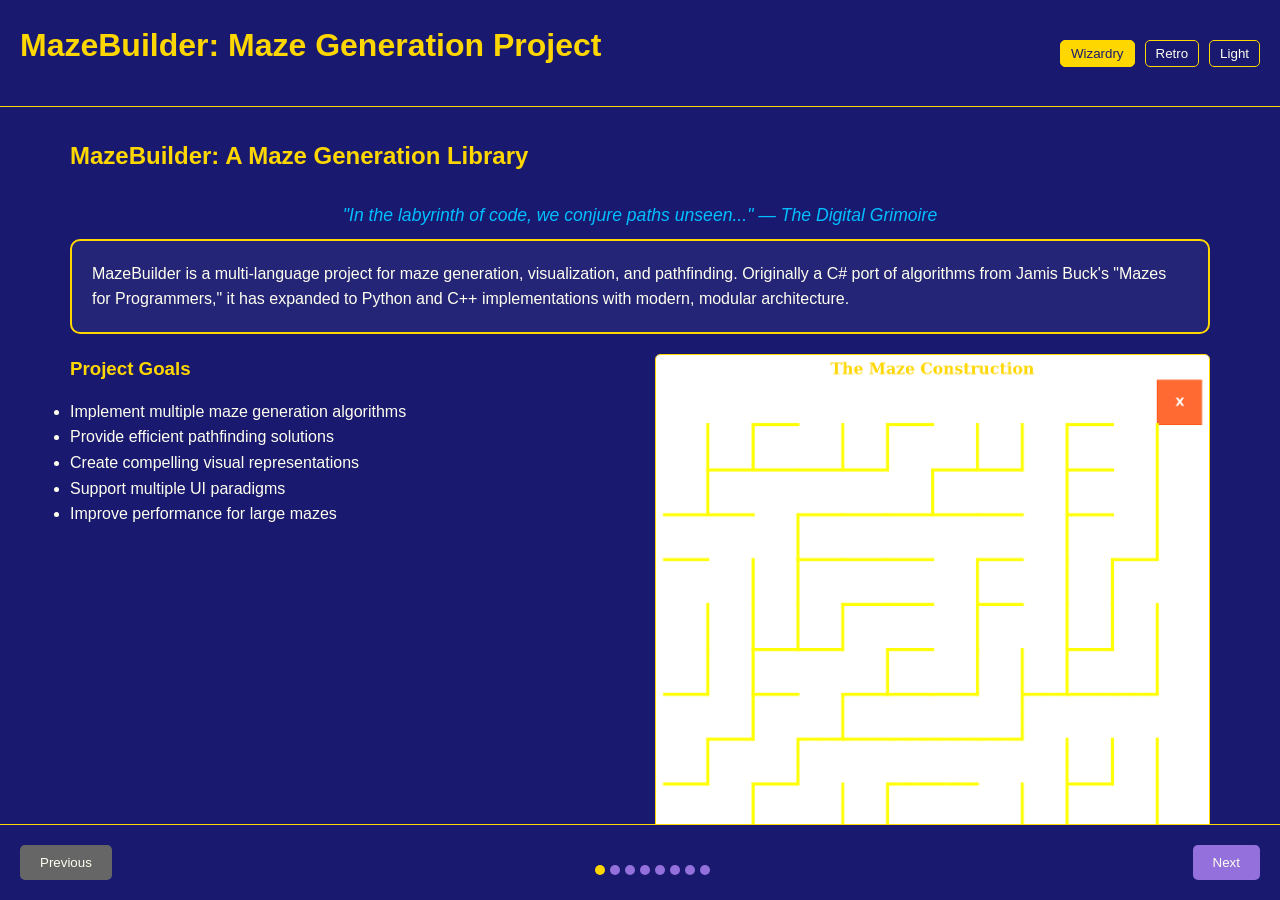
<file: maze_builder/py_port/docs/presentation/index.html>
<!DOCTYPE html>
<html lang="en">
<head>
    <meta charset="UTF-8">
    <meta name="viewport" content="width=device-width, initial-scale=1.0">
    <title>MazeBuilder Project Presentation</title>
    <link rel="stylesheet" href="css/presentation.css">
</head>
<body>
    <div class="presentation-container">
        <header>
            <h1>MazeBuilder: Maze Generation Project</h1>
            <div class="theme-switcher">
                <button class="theme-btn active" data-theme="default">Wizardry</button>
                <button class="theme-btn" data-theme="retro">Retro</button>
                <button class="theme-btn" data-theme="light">Light</button>
            </div>
        </header>

        <!-- Slide 1: Introduction -->
        <div class="slide active" id="slide1">
            <div class="slide-content">
                <h2>MazeBuilder: A Maze Generation Library</h2>
                <p class="wizard-quote">"In the labyrinth of code, we conjure paths unseen..." — The Digital Grimoire</p>
                
                <div class="wizardry-border">
                    <p>MazeBuilder is a multi-language project for maze generation, visualization, and pathfinding. Originally a C# port of algorithms from Jamis Buck's "Mazes for Programmers," it has expanded to Python and C++ implementations with modern, modular architecture.</p>
                </div>
                
                <div class="two-column">
                    <div class="column">
                        <h3>Project Goals</h3>
                        <ul>
                            <li>Implement multiple maze generation algorithms</li>
                            <li>Provide efficient pathfinding solutions</li>
                            <li>Create compelling visual representations</li>
                            <li>Support multiple UI paradigms</li>
                            <li>Improve performance for large mazes</li>
                        </ul>
                    </div>
                    <div class="column">
                        <img src="images/maze_binary_wizardry.png" alt="Maze generated with Binary Tree algorithm">
                        <p><em>A maze generated with the Binary Tree algorithm using the Wizardry theme</em></p>
                    </div>
                </div>
            </div>
        </div>

        <!-- Slide 2: Core Algorithms -->
        <div class="slide" id="slide2">
            <div class="slide-content">
                <h2>Core Maze Generation Algorithms</h2>
                
                <div class="feature-card">
                    <h3>Binary Tree Algorithm</h3>
                    <p>A simple algorithm that creates mazes with a bias toward the northeast corner. For each cell, it randomly connects either northward or eastward, creating a pattern that resembles a binary tree structure.</p>
                    <p><strong>Characteristics:</strong> Fast, biased, distinct diagonal textures</p>
                </div>
                
                <div class="feature-card">
                    <h3>Sidewinder Algorithm</h3>
                    <p>Creates east-west passages (runs) that connect northward at random intervals. This algorithm maintains a perfect northern passage and creates a more varied maze compared to Binary Tree.</p>
                    <p><strong>Characteristics:</strong> Balanced, distinct horizontal bias, perfect northern edge</p>
                </div>
                
                <div class="feature-card">
                    <h3>Aldous-Broder Algorithm</h3>
                    <p>Uses random walks to create unbiased perfect mazes. The algorithm visits cells randomly, only creating passages to unvisited cells, until all cells have been visited.</p>
                    <p><strong>Characteristics:</strong> Unbiased, slower performance, truly random patterns</p>
                </div>
                
                <div class="two-column">
                    <div class="column">
                        <h3>Implementation Languages</h3>
                        <ul>
                            <li>Original C# implementation</li>
                            <li>Python port with enhanced features</li>
                            <li>C++ port focused on performance</li>
                        </ul>
                    </div>
                    <div class="column">
                        <h3>Key Concepts</h3>
                        <ul>
                            <li>Grid-based maze representation</li>
                            <li>Cell connectivity via linked directions</li>
                            <li>Algorithmic generation approaches</li>
                            <li>Perfect mazes (exactly one path between any two points)</li>
                        </ul>
                    </div>
                </div>
            </div>
        </div>

        <!-- Slide 3: Pathfinding -->
        <div class="slide" id="slide3">
            <div class="slide-content">
                <h2>Pathfinding: Finding Your Way Through the Maze</h2>
                
                <div class="wizardry-border">
                    <p>Pathfinding algorithms are used to find routes through the generated mazes, enabling applications from simple maze solving to more complex routing problems.</p>
                </div>
                
                <div class="feature-card">
                    <h3>Dijkstra's Algorithm</h3>
                    <p>A greedy algorithm that always expands the node with the smallest known distance from the start. It finds the shortest path from a starting point to all other cells in the maze.</p>
                    <div class="code-container">
                        <code>
# Simplified Dijkstra's Algorithm
def shortest_path(grid, start, end):
    # Calculate distances from start
    distances = calculate_distances(grid, start)
    
    # If end is unreachable, return empty path
    if distances.get_distance(end) == sys.maxsize:
        return []
    
    # Reconstruct path from end to start
    path = []
    current = end
    path.append(current)
    
    # Walk backward from end to start
    while current != start:
        next_cell = find_neighbor_closest_to_start(current, distances)
        path.append(next_cell)
        current = next_cell
    
    # Reverse to get path from start to end
    path.reverse()
    return path</code>
                    </div>
                </div>
                
                <div class="two-column">
                    <div class="column">
                        <h3>Current Implementations</h3>
                        <ul>
                            <li>Dijkstra's Algorithm in Python and C++</li>
                            <li>Distance calculation with priority queue</li>
                            <li>Path reconstruction from distance map</li>
                            <li>Longest path finder for maximum challenge</li>
                        </ul>
                    </div>
                    <div class="column">
                        <h3>Upcoming in Sprint 3</h3>
                        <ul>
                            <li>A* Pathfinding algorithm in C++</li>
                            <li>Performance optimizations for large mazes</li>
                            <li>Heuristic tuning for specific maze types</li>
                            <li>Path animation and visualization improvements</li>
                        </ul>
                    </div>
                </div>
            </div>
        </div>

        <!-- Slide 4: Visualization Layer -->
        <div class="slide" id="slide4">
            <div class="slide-content">
                <h2>The Visualization Layer: Our Latest Addition</h2>
                
                <div class="two-column">
                    <div class="column">
                        <h3>Architecture Overview</h3>
                        <p>A key contribution of our recent work is the dedicated visualization layer that separates rendering logic from maze algorithms. This modular approach enables multiple rendering strategies while maintaining a common interface.</p>
                        
                        <div class="feature-card">
                            <h3>Key Components</h3>
                            <ul>
                                <li><strong>MazeRendererBase</strong>: Abstract base class defining the interface</li>
                                <li><strong>ThemeManager</strong>: Centralized theme registry and management</li>
                                <li><strong>Multiple Renderers</strong>: Text, Matplotlib, and Asciimatics</li>
                                <li><strong>Theme System</strong>: Wizardry, Retro, and Default themes</li>
                            </ul>
                        </div>
                    </div>
                    <div class="column">
                        <h3>Available Renderers</h3>
                        <div class="feature-card">
                            <h4>TextRenderer</h4>
                            <p>ASCII/ANSI text-based rendering for terminal output with colorized paths and cells.</p>
                        </div>
                        <div class="feature-card">
                            <h4>MatplotlibRenderer</h4>
                            <p>Graphical rendering using matplotlib for GUI applications and image export.</p>
                        </div>
                        <div class="feature-card">
                            <h4>AsciimaticsRenderer</h4>
                            <p>Interactive terminal-based visualization with keyboard navigation.</p>
                        </div>
                    </div>
                </div>
                
                <h3>Visual Themes</h3>
                <div class="two-column">
                    <div class="column">
                        <img src="images/maze_binary_wizardry.png" alt="Wizardry Theme" style="max-height: 200px;">
                        <p><em>Wizardry Theme</em></p>
                    </div>
                    <div class="column">
                        <img src="images/maze_binary_retro.png" alt="Retro Theme" style="max-height: 200px;">
                        <p><em>Retro Terminal Theme</em></p>
                    </div>
                </div>
            </div>
        </div>

        <!-- Slide 5: Code Architecture -->
        <div class="slide" id="slide5">
            <div class="slide-content">
                <h2>Code Architecture Deep Dive</h2>
                
                <div class="wizardry-border">
                    <p>The visualization layer follows object-oriented design principles with a focus on extensibility and separation of concerns.</p>
                </div>
                
                <div class="two-column">
                    <div class="column">
                        <h3>Renderer Base Class</h3>
                        <div class="code-container">
                            <code>
class MazeRendererBase:
    """Base class for all maze renderers."""
    
    def __init__(self, theme_name=None):
        """Initialize with optional theme."""
        self.theme_name = theme_name or "default"
    
    def render_maze(self, grid, solution_path=None, 
                   show_distances=False, **kwargs):
        """Render a maze with optional path and distances."""
        raise NotImplementedError("Subclasses must implement")
    
    def get_entrance_exit(self, grid):
        """Get standard entrance (bottom left) and exit (top right)."""
        entrance = grid.at(grid.rows - 1, 0)
        exit = grid.at(0, grid.cols - 1)
        return entrance, exit</code>
                        </div>
                    </div>
                    <div class="column">
                        <h3>Theme System</h3>
                        <div class="code-container">
                            <code>
class ThemeManager:
    """Central registry for theme management."""
    
    # Available themes
    _themes = {
        "default": MazeTheme,
        "wizardry": WizardryTheme,
        "retro": RetroTheme
    }
    
    @classmethod
    def get_theme(cls, theme_name="default"):
        """Get a theme instance by name."""
        if theme_name not in cls._themes:
            raise ValueError(f"Unknown theme: {theme_name}")
        return cls._themes[theme_name]()
    
    @classmethod
    def register_theme(cls, theme_name, theme_class):
        """Register a new theme."""
        cls._themes[theme_name] = theme_class</code>
                        </div>
                    </div>
                </div>
                
                <h3>Visualization Layer Benefits</h3>
                <div class="feature-card">
                    <ul>
                        <li><strong>Separation of Concerns</strong>: Rendering logic decoupled from algorithms</li>
                        <li><strong>Reduced Duplication</strong>: Common visualization code centralized</li>
                        <li><strong>Extensibility</strong>: Easy to add new renderers and themes</li>
                        <li><strong>Consistent Interface</strong>: All renderers follow the same pattern</li>
                        <li><strong>Theme Support</strong>: Visual styling separated from rendering logic</li>
                    </ul>
                </div>
            </div>
        </div>

        <!-- Slide 6: Interactive Features -->
        <div class="slide" id="slide6">
            <div class="slide-content">
                <h2>Interactive Maze Exploration</h2>
                
                <h3>AsciimaticsRenderer: Interactive Terminal Interface</h3>
                <div class="wizardry-border">
                    <p>The newly added AsciimaticsRenderer provides a full-screen terminal interface for interactive maze exploration. Users can navigate through the maze using keyboard controls, toggle solution visibility, and receive help and status information.</p>
                </div>
                
                <div class="feature-card">
                    <h3>Key Features</h3>
                    <ul>
                        <li><strong>Keyboard Navigation</strong>: Arrow keys to move through the maze</li>
                        <li><strong>Solution Toggle</strong>: Press 's' to show/hide the solution path</li>
                        <li><strong>Distance Display</strong>: Shows cell distance from exit</li>
                        <li><strong>Multiple Themes</strong>: Wizardry and Retro terminal styles</li>
                        <li><strong>Help System</strong>: Press 'h' for help information</li>
                    </ul>
                </div>
                
                <div class="code-container">
                    <code>
# How to use the interactive maze explorer:
python interactive_maze.py --rows 15 --cols 15 --theme retro

# Or with the unified interface:
python run_maze.py --renderer asciimatics --theme wizardry</code>
                </div>
                
                <div class="two-column">
                    <div class="column">
                        <h3>User Interface</h3>
                        <ul>
                            <li>Full-screen terminal display</li>
                            <li>Visual indication of current position</li>
                            <li>Status information</li>
                            <li>Help overlay</li>
                            <li>Theme-appropriate styling</li>
                        </ul>
                    </div>
                    <div class="column">
                        <h3>Technical Implementation</h3>
                        <ul>
                            <li>Asciimatics library for terminal control</li>
                            <li>Event-based keyboard handling</li>
                            <li>Custom theme-to-screen color mapping</li>
                            <li>Wall and path collision detection</li>
                            <li>Screen size adaptation</li>
                        </ul>
                    </div>
                </div>
            </div>
        </div>

        <!-- Slide 7: User Interfaces -->
        <div class="slide" id="slide7">
            <div class="slide-content">
                <h2>Multiple User Interfaces</h2>
                
                <div class="feature-card">
                    <h3>Command-Line Interface</h3>
                    <p>The Python port includes several command-line interfaces for different use cases:</p>
                    <div class="code-container">
                        <code>
# Basic CLI for maze generation and display
python main.py --rows 15 --cols 15 --algorithm sidewinder --theme retro

# Interactive maze explorer
python interactive_maze.py --rows 12 --cols 12 --theme wizardry

# Unified interface for all functionality
python run_maze.py --renderer matplotlib --theme default --save maze.png

# Demo of different renderers
python static_maze_demo.py --theme retro</code>
                    </div>
                </div>
                
                <div class="feature-card">
                    <h3>Streamlit Web Interface</h3>
                    <p>A web-based UI built with Streamlit, featuring:</p>
                    <ul>
                        <li>Real-time maze generation</li>
                        <li>Algorithm selection</li>
                        <li>Parameter adjustments</li>
                        <li>Solution visualization</li>
                        <li>Themed interface matching maze styling</li>
                    </ul>
                </div>
                
                <h3>Future UI Plans (Sprint 3)</h3>
                <div class="two-column">
                    <div class="column">
                        <div class="feature-card">
                            <h4>Enhanced Streamlit UI</h4>
                            <ul>
                                <li>Interactive maze solving</li>
                                <li>Real-time navigation</li>
                                <li>Algorithm visualization</li>
                                <li>Performance metrics</li>
                            </ul>
                        </div>
                    </div>
                    <div class="column">
                        <div class="feature-card">
                            <h4>3D Visualization</h4>
                            <ul>
                                <li>First-person exploration</li>
                                <li>3D rendering of mazes</li>
                                <li>Immersive environment</li>
                                <li>Flyover views</li>
                            </ul>
                        </div>
                    </div>
                </div>
            </div>
        </div>

        <!-- Slide 8: Project Status and Roadmap -->
        <div class="slide" id="slide8">
            <div class="slide-content">
                <h2>Project Status and Roadmap</h2>
                
                <div class="feature-card">
                    <h3>Completed in Sprint 2 (May 2025)</h3>
                    <ul>
                        <li>Improved visualization with a modular architecture</li>
                        <li>Created a dedicated visualization layer with multiple renderers</li>
                        <li>Implemented interactive terminal-based maze navigation</li>
                        <li>Added theme support with "Wizardry" and "Retro Terminal" styles</li>
                        <li>Created unified command-line interfaces</li>
                    </ul>
                </div>
                
                <div class="feature-card">
                    <h3>Sprint 3 Priorities (June 2025)</h3>
                    <ul>
                        <li>Add A* pathfinding algorithm to C++ version</li>
                        <li>Improve performance for large mazes</li>
                        <li>Enhance the Streamlit UI with interactive maze solving</li>
                        <li>Add 3D visualization options</li>
                        <li>Expand test coverage for edge cases</li>
                    </ul>
                </div>
                
                <div class="two-column">
                    <div class="column">
                        <h3>Long-Term Vision</h3>
                        <div class="wizardry-border">
                            <ul>
                                <li>Additional maze generation algorithms</li>
                                <li>Support for 3D mazes and complex structures</li>
                                <li>Machine learning integration for maze analysis</li>
                                <li>Shared maze repository and community features</li>
                                <li>Real-time collaborative maze solving</li>
                                <li>Game development toolkit integration</li>
                            </ul>
                        </div>
                    </div>
                    <div class="column">
                        <h3>Key Metrics</h3>
                        <div class="wizardry-border">
                            <ul>
                                <li><strong>Algorithms:</strong> 3 maze generation, 1 pathfinding</li>
                                <li><strong>Languages:</strong> C#, Python, C++</li>
                                <li><strong>Renderers:</strong> 3 (Text, Matplotlib, Asciimatics)</li>
                                <li><strong>Themes:</strong> 3 (Default, Wizardry, Retro)</li>
                                <li><strong>UIs:</strong> CLI, Interactive Terminal, Web</li>
                                <li><strong>Max Tested Size:</strong> 100x100 maze</li>
                            </ul>
                        </div>
                    </div>
                </div>
            </div>
        </div>

        <!-- Navigation controls -->
        <div class="navigation">
            <button id="prev-slide" class="nav-btn">Previous</button>
            <div class="slide-indicators"></div>
            <button id="next-slide" class="nav-btn">Next</button>
        </div>
    </div>

    <script src="js/presentation.js"></script>
</body>
</html>
</file>
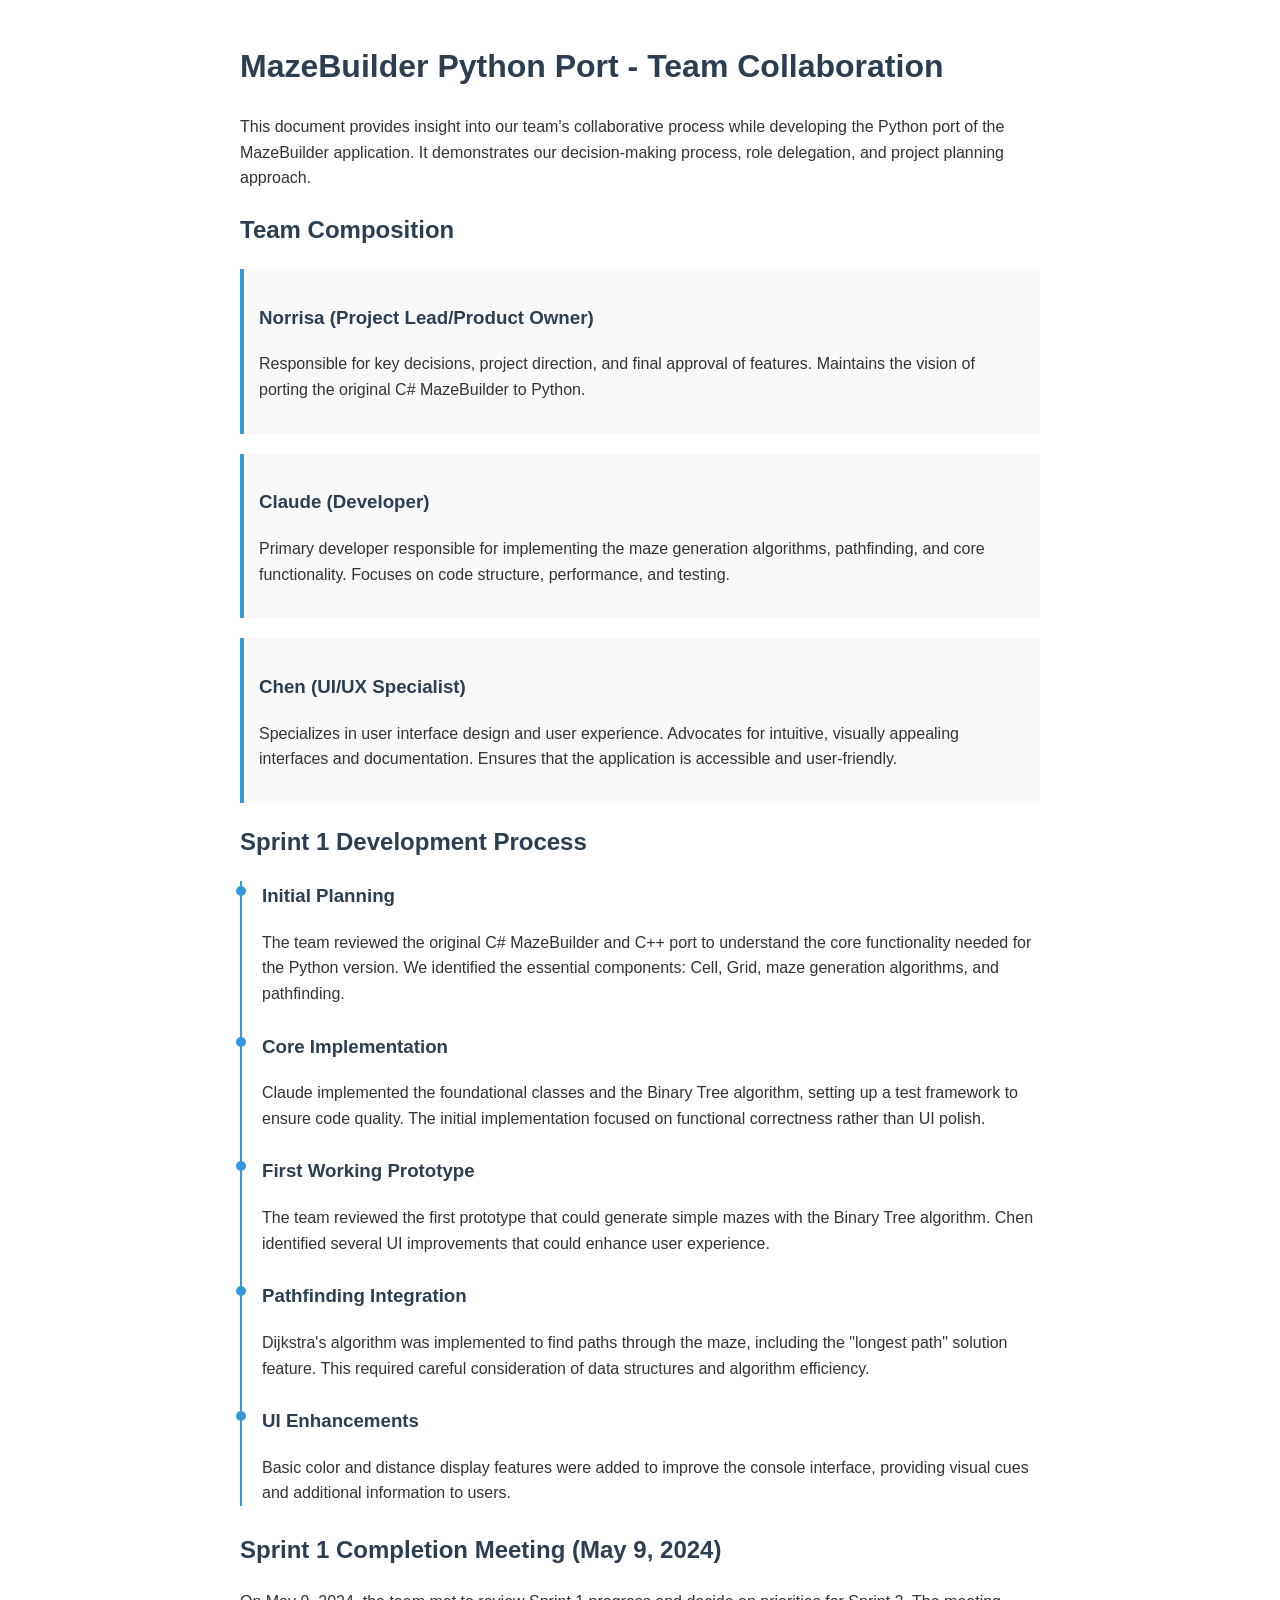
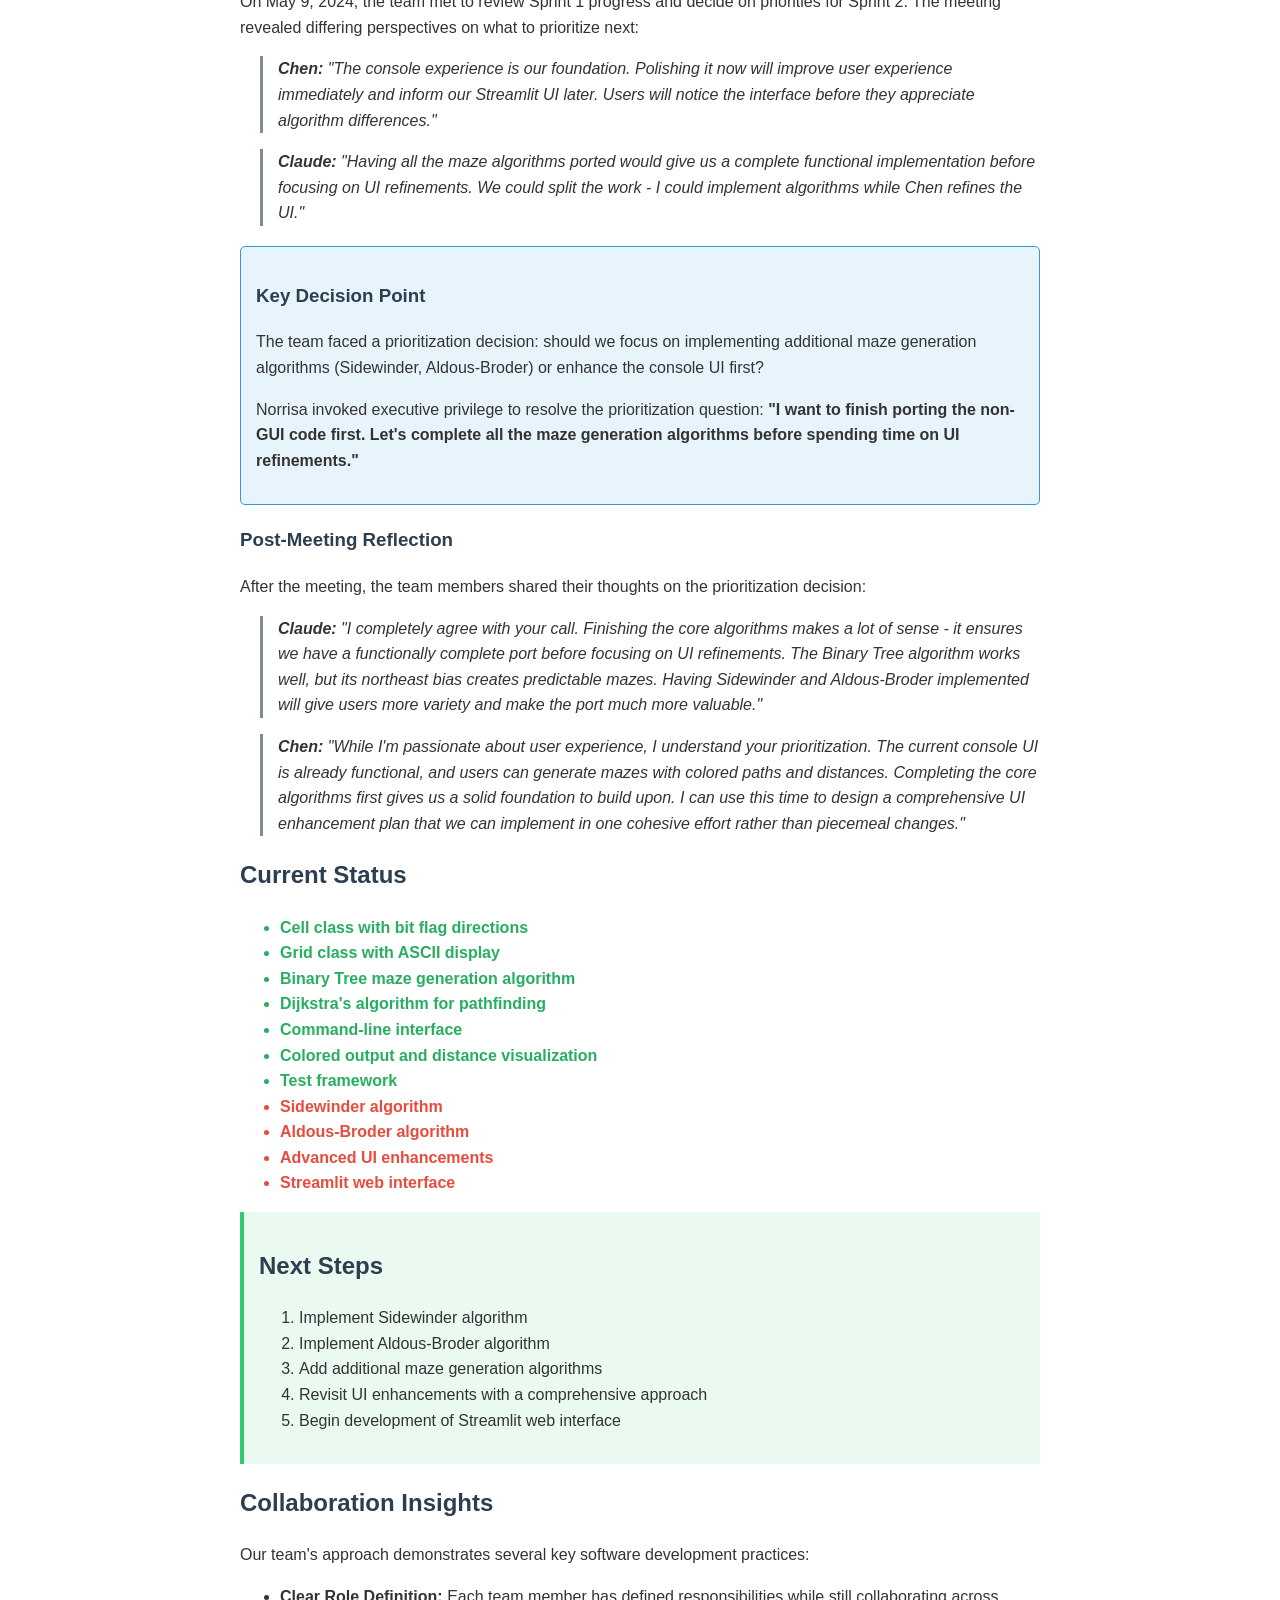
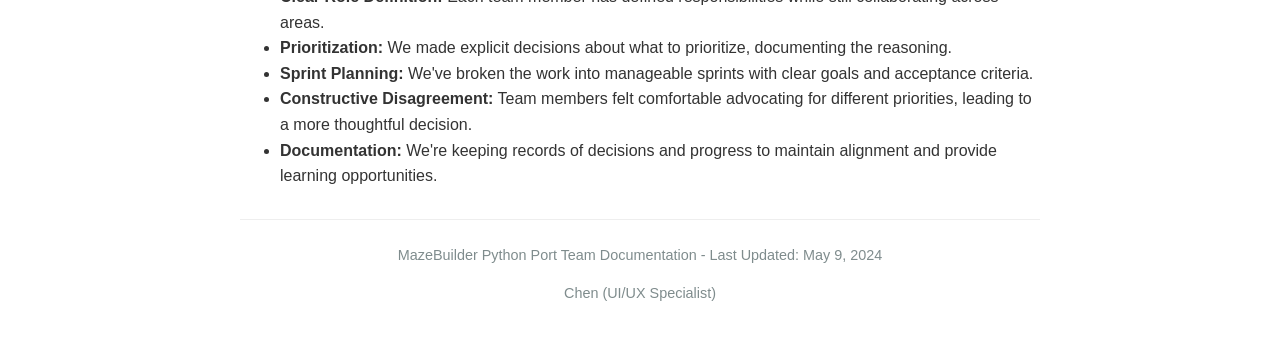
<file: maze_builder/py_port/docs/collaboration.html>
<!DOCTYPE html>
<html lang="en">
<head>
    <meta charset="UTF-8">
    <meta name="viewport" content="width=device-width, initial-scale=1.0">
    <title>MazeBuilder Python Port - Team Collaboration</title>
    <style>
        body {
            font-family: 'Segoe UI', Tahoma, Geneva, Verdana, sans-serif;
            line-height: 1.6;
            color: #333;
            max-width: 800px;
            margin: 0 auto;
            padding: 20px;
        }
        h1, h2, h3 {
            color: #2c3e50;
        }
        .team-member {
            background-color: #f9f9f9;
            border-left: 4px solid #3498db;
            padding: 15px;
            margin-bottom: 20px;
        }
        .decision {
            background-color: #e8f4fc;
            border: 1px solid #3498db;
            padding: 15px;
            margin: 20px 0;
            border-radius: 5px;
        }
        .quote {
            font-style: italic;
            border-left: 3px solid #7f8c8d;
            padding-left: 15px;
            margin-left: 20px;
        }
        .timeline {
            border-left: 2px solid #3498db;
            padding-left: 20px;
            margin: 20px 0;
        }
        .timeline-item {
            position: relative;
            margin-bottom: 25px;
        }
        .timeline-item:before {
            content: "";
            position: absolute;
            left: -26px;
            top: 5px;
            width: 10px;
            height: 10px;
            border-radius: 50%;
            background-color: #3498db;
        }
        .complete {
            color: #27ae60;
            font-weight: bold;
        }
        .pending {
            color: #e74c3c;
            font-weight: bold;
        }
        .next-steps {
            background-color: #eafaf1;
            padding: 15px;
            border-left: 4px solid #2ecc71;
        }
        footer {
            margin-top: 30px;
            padding-top: 10px;
            border-top: 1px solid #eee;
            text-align: center;
            font-size: 0.9em;
            color: #7f8c8d;
        }
    </style>
</head>
<body>
    <h1>MazeBuilder Python Port - Team Collaboration</h1>
    <p>This document provides insight into our team's collaborative process while developing the Python port of the MazeBuilder application. It demonstrates our decision-making process, role delegation, and project planning approach.</p>

    <h2>Team Composition</h2>
    <div class="team-member">
        <h3>Norrisa (Project Lead/Product Owner)</h3>
        <p>Responsible for key decisions, project direction, and final approval of features. Maintains the vision of porting the original C# MazeBuilder to Python.</p>
    </div>
    <div class="team-member">
        <h3>Claude (Developer)</h3>
        <p>Primary developer responsible for implementing the maze generation algorithms, pathfinding, and core functionality. Focuses on code structure, performance, and testing.</p>
    </div>
    <div class="team-member">
        <h3>Chen (UI/UX Specialist)</h3>
        <p>Specializes in user interface design and user experience. Advocates for intuitive, visually appealing interfaces and documentation. Ensures that the application is accessible and user-friendly.</p>
    </div>

    <h2>Sprint 1 Development Process</h2>
    <div class="timeline">
        <div class="timeline-item">
            <h3>Initial Planning</h3>
            <p>The team reviewed the original C# MazeBuilder and C++ port to understand the core functionality needed for the Python version. We identified the essential components: Cell, Grid, maze generation algorithms, and pathfinding.</p>
        </div>
        <div class="timeline-item">
            <h3>Core Implementation</h3>
            <p>Claude implemented the foundational classes and the Binary Tree algorithm, setting up a test framework to ensure code quality. The initial implementation focused on functional correctness rather than UI polish.</p>
        </div>
        <div class="timeline-item">
            <h3>First Working Prototype</h3>
            <p>The team reviewed the first prototype that could generate simple mazes with the Binary Tree algorithm. Chen identified several UI improvements that could enhance user experience.</p>
        </div>
        <div class="timeline-item">
            <h3>Pathfinding Integration</h3>
            <p>Dijkstra's algorithm was implemented to find paths through the maze, including the "longest path" solution feature. This required careful consideration of data structures and algorithm efficiency.</p>
        </div>
        <div class="timeline-item">
            <h3>UI Enhancements</h3>
            <p>Basic color and distance display features were added to improve the console interface, providing visual cues and additional information to users.</p>
        </div>
    </div>

    <h2>Sprint 1 Completion Meeting (May 9, 2024)</h2>
    <p>On May 9, 2024, the team met to review Sprint 1 progress and decide on priorities for Sprint 2. The meeting revealed differing perspectives on what to prioritize next:</p>

    <div class="quote">
        <p><strong>Chen:</strong> "The console experience is our foundation. Polishing it now will improve user experience immediately and inform our Streamlit UI later. Users will notice the interface before they appreciate algorithm differences."</p>
    </div>

    <div class="quote">
        <p><strong>Claude:</strong> "Having all the maze algorithms ported would give us a complete functional implementation before focusing on UI refinements. We could split the work - I could implement algorithms while Chen refines the UI."</p>
    </div>

    <div class="decision">
        <h3>Key Decision Point</h3>
        <p>The team faced a prioritization decision: should we focus on implementing additional maze generation algorithms (Sidewinder, Aldous-Broder) or enhance the console UI first?</p>
        <p>Norrisa invoked executive privilege to resolve the prioritization question: <strong>"I want to finish porting the non-GUI code first. Let's complete all the maze generation algorithms before spending time on UI refinements."</strong></p>
    </div>

    <h3>Post-Meeting Reflection</h3>
    <p>After the meeting, the team members shared their thoughts on the prioritization decision:</p>

    <div class="quote">
        <p><strong>Claude:</strong> "I completely agree with your call. Finishing the core algorithms makes a lot of sense - it ensures we have a functionally complete port before focusing on UI refinements. The Binary Tree algorithm works well, but its northeast bias creates predictable mazes. Having Sidewinder and Aldous-Broder implemented will give users more variety and make the port much more valuable."</p>
    </div>

    <div class="quote">
        <p><strong>Chen:</strong> "While I'm passionate about user experience, I understand your prioritization. The current console UI is already functional, and users can generate mazes with colored paths and distances. Completing the core algorithms first gives us a solid foundation to build upon. I can use this time to design a comprehensive UI enhancement plan that we can implement in one cohesive effort rather than piecemeal changes."</p>
    </div>

    <h2>Current Status</h2>
    <ul>
        <li class="complete">Cell class with bit flag directions</li>
        <li class="complete">Grid class with ASCII display</li>
        <li class="complete">Binary Tree maze generation algorithm</li>
        <li class="complete">Dijkstra's algorithm for pathfinding</li>
        <li class="complete">Command-line interface</li>
        <li class="complete">Colored output and distance visualization</li>
        <li class="complete">Test framework</li>
        <li class="pending">Sidewinder algorithm</li>
        <li class="pending">Aldous-Broder algorithm</li>
        <li class="pending">Advanced UI enhancements</li>
        <li class="pending">Streamlit web interface</li>
    </ul>

    <div class="next-steps">
        <h2>Next Steps</h2>
        <ol>
            <li>Implement Sidewinder algorithm</li>
            <li>Implement Aldous-Broder algorithm</li>
            <li>Add additional maze generation algorithms</li>
            <li>Revisit UI enhancements with a comprehensive approach</li>
            <li>Begin development of Streamlit web interface</li>
        </ol>
    </div>

    <h2>Collaboration Insights</h2>
    <p>Our team's approach demonstrates several key software development practices:</p>
    <ul>
        <li><strong>Clear Role Definition:</strong> Each team member has defined responsibilities while still collaborating across areas.</li>
        <li><strong>Prioritization:</strong> We made explicit decisions about what to prioritize, documenting the reasoning.</li>
        <li><strong>Sprint Planning:</strong> We've broken the work into manageable sprints with clear goals and acceptance criteria.</li>
        <li><strong>Constructive Disagreement:</strong> Team members felt comfortable advocating for different priorities, leading to a more thoughtful decision.</li>
        <li><strong>Documentation:</strong> We're keeping records of decisions and progress to maintain alignment and provide learning opportunities.</li>
    </ul>

    <footer>
        <p>MazeBuilder Python Port Team Documentation - Last Updated: May 9, 2024</p>
        <p>Chen (UI/UX Specialist)</p>
    </footer>
</body>
</html>
</file>
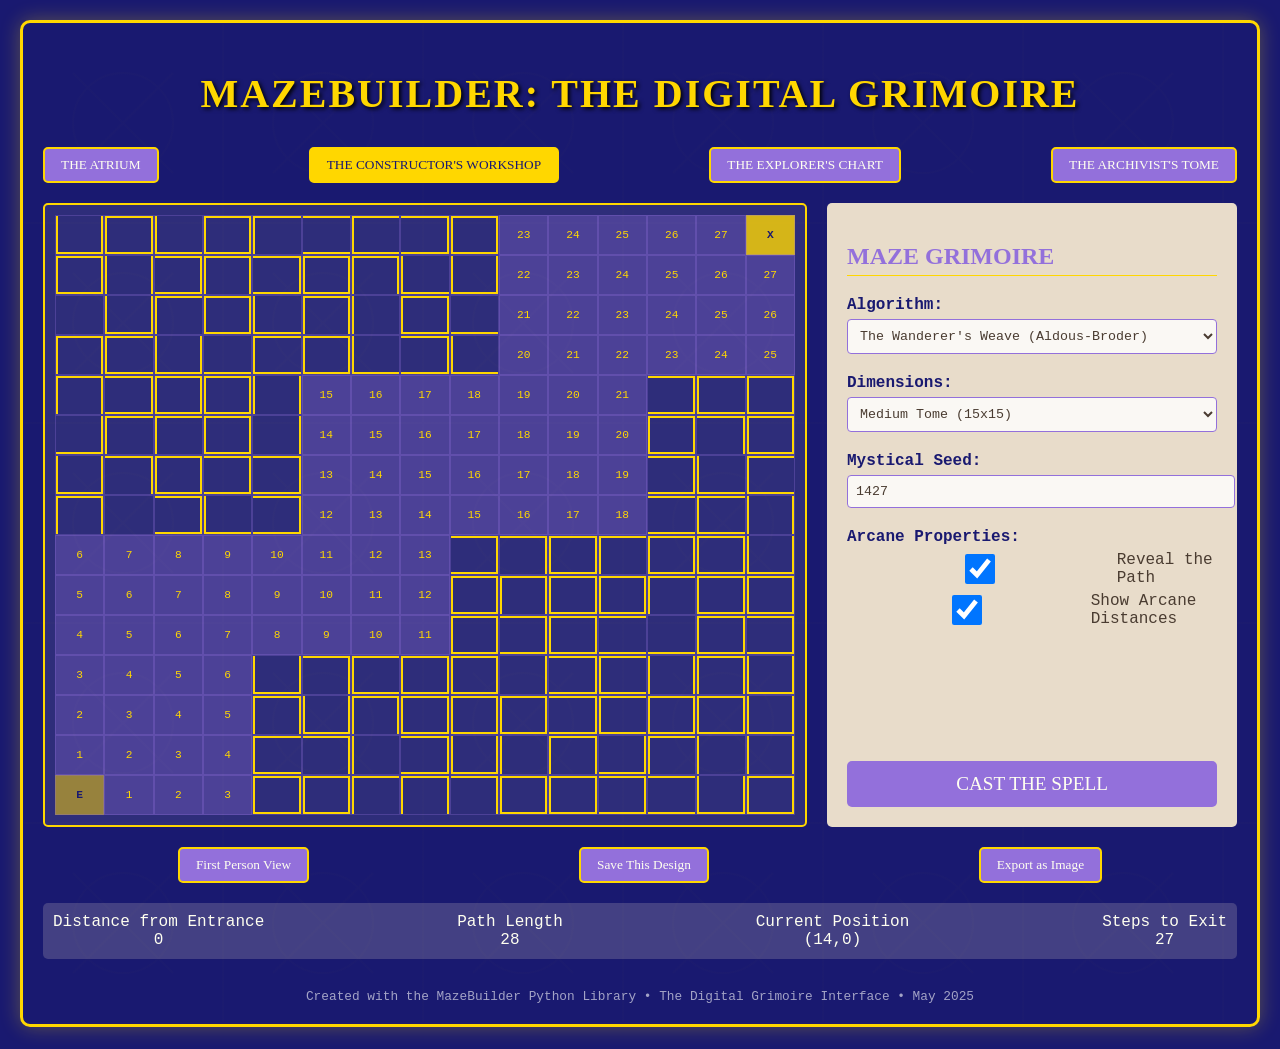
<file: maze_builder/py_port/docs/streamlit_ui_mockup.html>
<!DOCTYPE html>
<html lang="en">
<head>
    <meta charset="UTF-8">
    <meta name="viewport" content="width=device-width, initial-scale=1.0">
    <title>MazeBuilder Streamlit UI Mockup</title>
    <style>
        :root {
            --midnight-blue: #191970;
            --parchment: #E8DCCA;
            --arcane-purple: #9370DB;
            --magic-amber: #FFD700;
            --ivory: #FFFFF0;
            --dark-brown: #4A3C31;
        }

        body {
            font-family: 'IBM Plex Mono', monospace;
            background-color: var(--midnight-blue);
            color: var(--ivory);
            margin: 0;
            padding: 20px;
        }

        .container {
            max-width: 1200px;
            margin: 0 auto;
            border: 3px solid var(--magic-amber);
            border-radius: 10px;
            padding: 20px;
            box-shadow: 0 0 20px rgba(255, 215, 0, 0.3);
            background-image: 
                linear-gradient(rgba(25, 25, 112, 0.9), rgba(25, 25, 112, 0.9)),
                url('data:image/svg+xml;utf8,<svg xmlns="http://www.w3.org/2000/svg" width="200" height="200" opacity="0.1"><rect width="200" height="200" fill="none" stroke="%23FFD700" stroke-width="2"/><circle cx="100" cy="100" r="50" fill="none" stroke="%23FFD700" stroke-width="2"/><path d="M50,50 L150,150 M150,50 L50,150" stroke="%23FFD700" stroke-width="2"/></svg>');
        }

        h1 {
            font-family: "Luminari", fantasy, serif;
            color: var(--magic-amber);
            text-align: center;
            text-shadow: 2px 2px 4px #000000;
            margin-bottom: 30px;
            letter-spacing: 2px;
            font-size: 2.5em;
        }

        h2 {
            font-family: "Luminari", fantasy, serif;
            color: var(--arcane-purple);
            border-bottom: 1px solid var(--magic-amber);
            padding-bottom: 5px;
        }

        .navigation {
            display: flex;
            justify-content: space-between;
            margin-bottom: 20px;
        }

        .nav-button {
            background-color: var(--arcane-purple);
            color: var(--ivory);
            border: 2px solid var(--magic-amber);
            border-radius: 5px;
            padding: 8px 16px;
            font-family: 'Luminari', fantasy;
            cursor: pointer;
            transition: all 0.3s;
        }

        .nav-button:hover {
            background-color: var(--magic-amber);
            color: var(--midnight-blue);
        }

        .main-content {
            display: flex;
            margin-bottom: 20px;
        }

        .maze-container {
            flex: 2;
            background-color: rgba(232, 220, 202, 0.1);
            border: 2px solid var(--magic-amber);
            border-radius: 5px;
            padding: 10px;
            height: 600px;
            margin-right: 20px;
            position: relative;
        }

        .controls-container {
            flex: 1;
            background-color: var(--parchment);
            color: var(--dark-brown);
            border-radius: 5px;
            padding: 20px;
            display: flex;
            flex-direction: column;
        }

        .control-group {
            margin-bottom: 20px;
        }

        .control-label {
            display: block;
            margin-bottom: 5px;
            font-weight: bold;
            color: var(--midnight-blue);
        }

        select, input {
            width: 100%;
            padding: 8px;
            border: 1px solid var(--arcane-purple);
            border-radius: 4px;
            background-color: rgba(255, 255, 255, 0.8);
            color: var(--dark-brown);
            font-family: inherit;
        }

        .cast-button {
            background-color: var(--arcane-purple);
            color: var(--ivory);
            border: none;
            border-radius: 5px;
            padding: 12px;
            font-family: 'Luminari', fantasy;
            font-size: 1.2em;
            cursor: pointer;
            margin-top: auto;
            transition: all 0.3s;
        }

        .cast-button:hover {
            background-color: var(--magic-amber);
            color: var(--midnight-blue);
        }

        .action-bar {
            display: flex;
            justify-content: space-around;
            margin-top: 20px;
        }

        .stats-bar {
            display: flex;
            justify-content: space-between;
            margin-top: 20px;
            background-color: rgba(232, 220, 202, 0.2);
            padding: 10px;
            border-radius: 5px;
        }

        .stat {
            text-align: center;
        }

        .map-area {
            display: grid;
            grid-template-columns: repeat(15, 1fr);
            grid-template-rows: repeat(15, 1fr);
            height: 100%;
            font-family: 'Press Start 2P', monospace;
            font-size: 0.7em;
        }

        .cell {
            border: 1px solid rgba(147, 112, 219, 0.3);
            display: flex;
            align-items: center;
            justify-content: center;
            position: relative;
        }

        .cell.path {
            background-color: rgba(147, 112, 219, 0.3);
            color: var(--magic-amber);
        }

        .cell.entrance {
            background-color: rgba(255, 215, 0, 0.5);
            color: var(--midnight-blue);
            font-weight: bold;
        }

        .cell.exit {
            background-color: rgba(255, 215, 0, 0.8);
            color: var(--midnight-blue);
            font-weight: bold;
        }

        .wall-top, .wall-right, .wall-bottom, .wall-left {
            position: absolute;
            background-color: var(--magic-amber);
        }

        .wall-top {
            top: 0;
            left: 0;
            right: 0;
            height: 2px;
        }

        .wall-right {
            top: 0;
            right: 0;
            bottom: 0;
            width: 2px;
        }

        .wall-bottom {
            bottom: 0;
            left: 0;
            right: 0;
            height: 2px;
        }

        .wall-left {
            top: 0;
            left: 0;
            bottom: 0;
            width: 2px;
        }

        .no-wall {
            background-color: transparent !important;
        }
        
        .footer {
            text-align: center;
            margin-top: 30px;
            font-size: 0.8em;
            color: rgba(255, 255, 255, 0.6);
        }
    </style>
</head>
<body>
    <div class="container">
        <h1>MAZEBUILDER: THE DIGITAL GRIMOIRE</h1>
        
        <div class="navigation">
            <button class="nav-button">THE ATRIUM</button>
            <button class="nav-button" style="background-color: var(--magic-amber); color: var(--midnight-blue);">THE CONSTRUCTOR'S WORKSHOP</button>
            <button class="nav-button">THE EXPLORER'S CHART</button>
            <button class="nav-button">THE ARCHIVIST'S TOME</button>
        </div>
        
        <div class="main-content">
            <div class="maze-container">
                <div class="map-area">
                    <!-- Generate maze cells with JavaScript -->
                    <script>
                        document.addEventListener('DOMContentLoaded', function() {
                            const mapArea = document.querySelector('.map-area');
                            
                            // Create a 15x15 grid
                            for (let r = 0; r < 15; r++) {
                                for (let c = 0; c < 15; c++) {
                                    const cell = document.createElement('div');
                                    cell.className = 'cell';
                                    
                                    // Add walls
                                    const wallTop = document.createElement('div');
                                    wallTop.className = 'wall-top';
                                    
                                    const wallRight = document.createElement('div');
                                    wallRight.className = 'wall-right';
                                    
                                    const wallBottom = document.createElement('div');
                                    wallBottom.className = 'wall-bottom';
                                    
                                    const wallLeft = document.createElement('div');
                                    wallLeft.className = 'wall-left';
                                    
                                    // Randomly remove some walls to create a maze-like pattern
                                    if (Math.random() > 0.7) wallTop.classList.add('no-wall');
                                    if (Math.random() > 0.7) wallRight.classList.add('no-wall');
                                    if (Math.random() > 0.7) wallBottom.classList.add('no-wall');
                                    if (Math.random() > 0.7) wallLeft.classList.add('no-wall');
                                    
                                    cell.appendChild(wallTop);
                                    cell.appendChild(wallRight);
                                    cell.appendChild(wallBottom);
                                    cell.appendChild(wallLeft);
                                    
                                    // Mark a solution path
                                    if ((r === 14 && c === 0) || 
                                        (r === 0 && c === 14) ||
                                        (r > 10 && c < 4) ||
                                        (r > 7 && r < 11 && c < 8) ||
                                        (r > 3 && r < 8 && c > 4 && c < 12) ||
                                        (r < 4 && c > 8)) {
                                        cell.classList.add('path');
                                        
                                        // Add distance numbers to path cells
                                        const distance = 14 - r + c;
                                        cell.textContent = distance;
                                    }
                                    
                                    // Add entrance and exit
                                    if (r === 14 && c === 0) {
                                        cell.classList.add('entrance');
                                        cell.textContent = 'E';
                                    }
                                    if (r === 0 && c === 14) {
                                        cell.classList.add('exit');
                                        cell.textContent = 'X';
                                    }
                                    
                                    mapArea.appendChild(cell);
                                }
                            }
                        });
                    </script>
                </div>
            </div>
            
            <div class="controls-container">
                <h2>MAZE GRIMOIRE</h2>
                
                <div class="control-group">
                    <label class="control-label">Algorithm:</label>
                    <select>
                        <option>The Northeasterly Wind (Binary Tree)</option>
                        <option>The Serpent's Path (Sidewinder)</option>
                        <option selected>The Wanderer's Weave (Aldous-Broder)</option>
                    </select>
                </div>
                
                <div class="control-group">
                    <label class="control-label">Dimensions:</label>
                    <select>
                        <option>Small Scroll (10x10)</option>
                        <option selected>Medium Tome (15x15)</option>
                        <option>Large Grimoire (20x20)</option>
                        <option>Custom Dimensions...</option>
                    </select>
                </div>
                
                <div class="control-group">
                    <label class="control-label">Mystical Seed:</label>
                    <input type="text" placeholder="Enter a seed value for reproducible results" value="1427">
                </div>
                
                <div class="control-group">
                    <label class="control-label">Arcane Properties:</label>
                    <div style="display: flex; gap: 5px;">
                        <input type="checkbox" id="show-solution" checked>
                        <label for="show-solution">Reveal the Path</label>
                    </div>
                    <div style="display: flex; gap: 5px; margin-top: 5px;">
                        <input type="checkbox" id="show-distances" checked>
                        <label for="show-distances">Show Arcane Distances</label>
                    </div>
                </div>
                
                <button class="cast-button">CAST THE SPELL</button>
            </div>
        </div>
        
        <div class="action-bar">
            <button class="nav-button">First Person View</button>
            <button class="nav-button">Save This Design</button>
            <button class="nav-button">Export as Image</button>
        </div>
        
        <div class="stats-bar">
            <div class="stat">
                <div>Distance from Entrance</div>
                <div>0</div>
            </div>
            <div class="stat">
                <div>Path Length</div>
                <div>28</div>
            </div>
            <div class="stat">
                <div>Current Position</div>
                <div>(14,0)</div>
            </div>
            <div class="stat">
                <div>Steps to Exit</div>
                <div>27</div>
            </div>
        </div>
        
        <div class="footer">
            Created with the MazeBuilder Python Library • The Digital Grimoire Interface • May 2025
        </div>
    </div>
</body>
</html>
</file>
<file: maze_builder/py_port/docs/presentation/css/presentation.css>
/* Presentation Styles */
:root {
  /* Default Theme Colors */
  --background-color: #191970; /* Midnight Blue */
  --text-color: #FFFFF0; /* Ivory */
  --accent-color: #FFD700; /* Gold */
  --secondary-color: #9370DB; /* Medium Purple */
  --tertiary-color: #00BFFF; /* Deep Sky Blue */
  --code-bg-color: #2E2E3A;
  --transition-time: 0.3s;
}

/* Theme: Retro Terminal */
.theme-retro {
  --background-color: #000000; /* Black */
  --text-color: #00FF00; /* Bright Green */
  --accent-color: #00AA00; /* Darker Green */
  --secondary-color: #003300; /* Very Dark Green */
  --tertiary-color: #44FF44; /* Light Green */
  --code-bg-color: #001100;
}

/* Theme: Light Mode */
.theme-light {
  --background-color: #F8F8FF; /* Ghost White */
  --text-color: #333333; /* Dark Gray */
  --accent-color: #4169E1; /* Royal Blue */
  --secondary-color: #8A2BE2; /* Blue Violet */
  --tertiary-color: #20B2AA; /* Light Sea Green */
  --code-bg-color: #E8E8E8;
}

* {
  box-sizing: border-box;
  margin: 0;
  padding: 0;
}

body {
  font-family: 'Segoe UI', 'Roboto', 'Helvetica Neue', sans-serif;
  background-color: var(--background-color);
  color: var(--text-color);
  line-height: 1.6;
  transition: background-color var(--transition-time) ease-in-out;
  overflow-x: hidden;
}

.presentation-container {
  width: 100%;
  min-height: 100vh;
  display: flex;
  flex-direction: column;
}

header {
  padding: 20px;
  display: flex;
  justify-content: space-between;
  align-items: center;
  border-bottom: 1px solid var(--accent-color);
}

h1, h2, h3, h4 {
  color: var(--accent-color);
  margin-bottom: 15px;
}

.slide {
  display: none;
  max-width: 1200px;
  margin: 0 auto;
  padding: 30px;
  height: calc(100vh - 180px);
  overflow-y: auto;
}

.slide.active {
  display: block;
  animation: fadeIn 0.5s;
}

.navigation {
  display: flex;
  justify-content: space-between;
  padding: 20px;
  position: fixed;
  bottom: 0;
  width: 100%;
  background-color: var(--background-color);
  border-top: 1px solid var(--accent-color);
}

.nav-btn {
  background-color: var(--secondary-color);
  color: var(--text-color);
  border: none;
  padding: 10px 20px;
  border-radius: 5px;
  cursor: pointer;
  transition: background-color 0.3s;
}

.nav-btn:hover {
  background-color: var(--accent-color);
  color: var(--background-color);
}

.nav-btn:disabled {
  background-color: #666;
  cursor: not-allowed;
}

.theme-switcher {
  display: flex;
  gap: 10px;
}

.theme-btn {
  background-color: transparent;
  color: var(--text-color);
  border: 1px solid var(--accent-color);
  padding: 5px 10px;
  border-radius: 5px;
  cursor: pointer;
}

.theme-btn.active {
  background-color: var(--accent-color);
  color: var(--background-color);
}

.slide-content {
  display: flex;
  flex-direction: column;
  height: 100%;
  transition: all var(--transition-time) ease;
}

.two-column {
  display: flex;
  gap: 30px;
  margin: 20px 0;
}

.column {
  flex: 1;
}

img {
  max-width: 100%;
  border-radius: 5px;
  border: 1px solid var(--accent-color);
}

.code-container {
  background-color: var(--code-bg-color);
  border-radius: 5px;
  padding: 15px;
  margin: 15px 0;
  overflow-x: auto;
}

code {
  font-family: 'Consolas', 'Monaco', 'Courier New', monospace;
  font-size: 0.9em;
  white-space: pre;
}

.feature-card {
  background-color: rgba(255, 255, 255, 0.05);
  border-radius: 10px;
  padding: 20px;
  margin-bottom: 20px;
  border-left: 4px solid var(--accent-color);
  transition: transform 0.3s ease;
}

.feature-card:hover {
  transform: translateY(-5px);
}

.maze-example {
  font-family: monospace;
  white-space: pre;
  background-color: var(--code-bg-color);
  padding: 20px;
  border-radius: 5px;
  overflow-x: auto;
}

.slide-indicators {
  display: flex;
  justify-content: center;
  gap: 5px;
  margin-top: 20px;
}

.indicator {
  width: 10px;
  height: 10px;
  background-color: var(--secondary-color);
  border-radius: 50%;
  cursor: pointer;
}

.indicator.active {
  background-color: var(--accent-color);
}

@keyframes fadeIn {
  from { opacity: 0; }
  to { opacity: 1; }
}

/* Responsive layout */
@media (max-width: 768px) {
  .two-column {
    flex-direction: column;
  }
  
  .slide {
    padding: 15px;
  }
}

/* Terminal-style text for retro theme */
.theme-retro .code-container,
.theme-retro code {
  font-family: 'Courier New', monospace;
}

.theme-retro .feature-card {
  border-color: var(--accent-color);
  border-style: dashed;
}

/* Wizardry touches */
.wizardry-border {
  border: 2px solid var(--accent-color);
  border-radius: 10px;
  padding: 20px;
  background-color: rgba(255, 255, 255, 0.05);
}

.wizard-quote {
  font-style: italic;
  color: var(--tertiary-color);
  padding: 10px 0;
  text-align: center;
  font-size: 1.1em;
}
</file>
